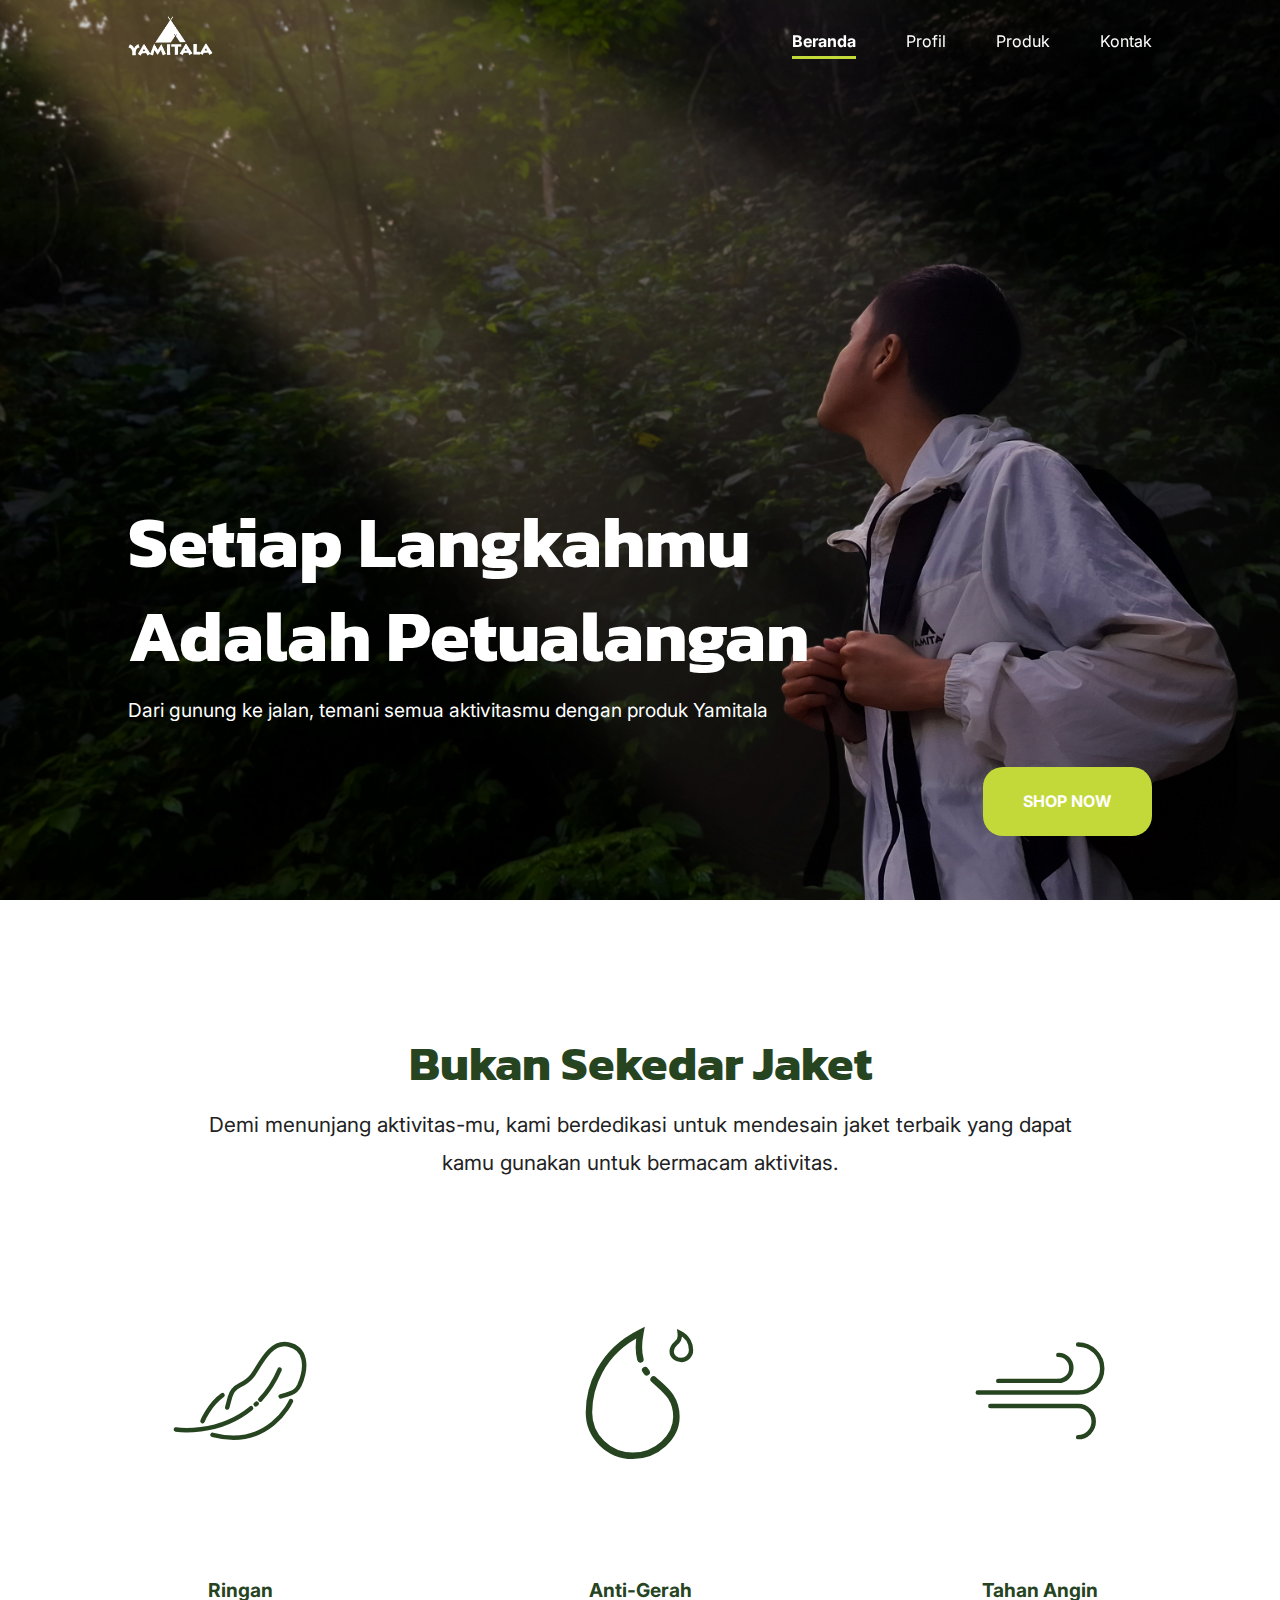
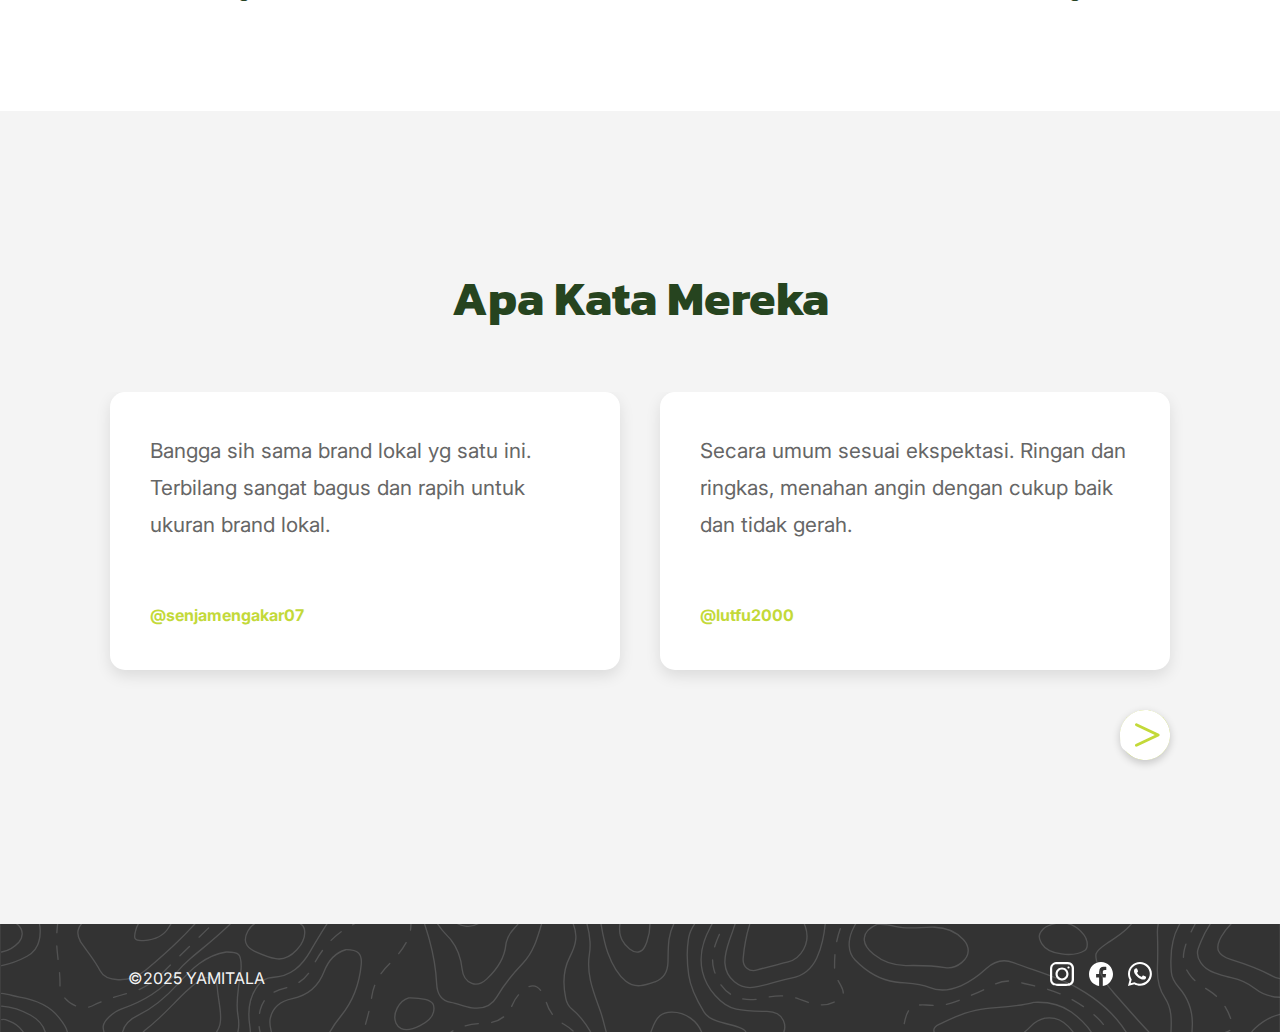
<file: index.html>
<!DOCTYPE html>
<html lang="id">
<head>
  <meta charset="UTF-8" />
  <meta name="viewport" content="width=device-width, initial-scale=1.0" />
  <title>Yamitala - Beranda</title>
  <link href="https://fonts.googleapis.com/css2?family=Inter&family=Kanit:wght@700&display=swap" rel="stylesheet">
  <link rel="stylesheet" href="style.css" />
</head>
<body>
  <header id="homeNavbar" class="navbar">
    <div class="container">
      <a href="index.html" class="logo">
        <img src="img/logo-putih.png" alt="Yamitala Logo" id="logo-img" />
      </a>
      <button class="hamburger-menu" aria-label="Toggle navigation">
        <span></span>
        <span></span>
        <span></span>
      </button>
      <nav>
        <ul class="nav-links">
          <li><a href="index.html" class="active">Beranda</a></li>
          <li><a href="profil.html">Profil</a></li>
          <li><a href="produk.html">Produk</a></li>
          <li><a href="kontak.html">Kontak</a></li>
        </ul>
      </nav>
    </div>
  </header>

  <section class="hero">
    <div class="hero-overlay">
      <h1>Setiap Langkahmu<br>Adalah Petualangan</h1>
      <p>Dari gunung ke jalan, temani semua aktivitasmu dengan produk Yamitala</p>
      <a href="produk.html" class="btn-shop">SHOP NOW</a>
    </div>
  </section>

  <section class="fitur">
    <h2>Bukan Sekedar Jaket</h2>
    <p>Demi menunjang aktivitas-mu, kami berdedikasi untuk mendesain jaket terbaik yang dapat kamu gunakan untuk bermacam aktivitas.</p>
    <div class="fitur-grid">
      <div class="fitur-box">
        <img src="img/icon-fitur-feather.svg" alt="Ringan">
        <p>Ringan</p>
      </div>
      <div class="fitur-box">
        <img src="img/icon-fitur-water.svg" alt="Anti-Gerak">
        <p>Anti-Gerah</p>
      </div>
      <div class="fitur-box">
        <img src="img/icon-fitur-wind.svg" alt="Tahan Angin">
        <p>Tahan Angin</p>
      </div>
    </div>
  </section>

  <section class="testimoni">
    <h2>Apa Kata Mereka</h2>
    <div class="testi-wrapper">
      <div class="testi-container" id="testiContainer">
        <div class="testi-box">
          <p>Bangga sih sama brand lokal yg satu ini. Terbilang sangat bagus dan rapih untuk ukuran brand lokal.</p>
          <span>@senjamengakar07</span>
        </div>
        <div class="testi-box">
          <p>Secara umum sesuai ekspektasi. Ringan dan ringkas, menahan angin dengan cukup baik dan tidak gerah.</p>
          <span>@lutfu2000</span>
        </div>
        <div class="testi-box">
          <p>Sudah 2x beli dg ukuran yg berbda, dua-duanya bagus mantap tanpa cacat, pelayanan toko juga sangat Gercep..!!!</p>
          <span>@dede_imaji</span>
        </div>
        <div class="testi-box">
          <p>Bahannya nyaman. Stuff sack include, ringkas, enteng, bahannya kyk asa glitter di dalam, keren.</p>
          <span>@asakilau_1974</span>
        </div>
        <div class="testi-box">
          <p>Jaket desain bagus, biasanya bagian tangan itu kurang panjang, tapi di Yamitala ukuran tangannya pas. Untuk berat ringan sekali a.k.a ultralight, ada pouch juga...Keren sih ini.</p>
          <span>@elmun.99</span>
        </div>
        <div class="testi-box">
          <p>Desainnya bagus bagian pinggang ada warna hitamnya jadi kelihatan langsing.</p>
          <span>@n*****</span>
        </div>
      </div>
      <div class="testi-nav">
        <button id="prevBtn"><img src="img/icon-pre.svg" alt="Previous"></button>
        <button id="nextBtn"><img src="img/icon-next.svg" alt="Next"></button>
      </div>
    </div>
  </section>

<footer>
    <div class="footer-content">
        <p class="credit">&copy;2025 YAMITALA</p>
        <div class="socials-right">
            <a href="https://www.instagram.com/yamitala_official/" target="_blank"><img src="img/icon-ig.svg" alt="Instagram"></a>
            <a href="https://web.facebook.com/profile.php?id=100063474342756" target="_blank"><img src="img/icon-fb.svg" alt="Facebook"></a>
            <a href="https://wa.me/6281258010600" target="_blank"><img src="img/icon-wa.svg" alt="WhatsApp"></a>
        </div>
    </div>
</footer>

<script>
    const navbar = document.getElementById('homeNavbar');
    const logoImg = document.getElementById('logo-img');

    window.addEventListener('scroll', () => {
      if (window.scrollY > 50) {
        navbar.classList.add('scrolled');
        logoImg.src = 'img/logo-hitam.png';
      } else {
        navbar.classList.remove('scrolled');
        logoImg.src = 'img/logo-putih.png';
      }
    });

    const testiContainer = document.getElementById('testiContainer');
    const prevBtn = document.getElementById('prevBtn');
    const nextBtn = document.getElementById('nextBtn');

    let currentPosition = 0; 
    const testimonialBoxes = document.querySelectorAll('.testi-box');
    const numTestimonials = testimonialBoxes.length; 

    const visibleTestimonials = 2;


    function updateNavButtons() {
      if (currentPosition >= 0) {
        prevBtn.style.visibility = 'hidden';
      } else {
        prevBtn.style.visibility = 'visible';
      }

      const maxSlidesPossible = Math.ceil(numTestimonials / visibleTestimonials) - 1;
      const maxNegativeShift = -(maxSlidesPossible * 100);

      if (Math.abs(currentPosition) >= Math.abs(maxNegativeShift) - 1) { 
        nextBtn.style.visibility = 'hidden';
      } else {
        nextBtn.style.visibility = 'visible';
      }

      if (numTestimonials <= visibleTestimonials) {
          prevBtn.style.visibility = 'hidden';
          nextBtn.style.visibility = 'hidden';
      }
    }

    updateNavButtons();

    nextBtn.addEventListener('click', () => {
      const maxSlidesPossible = Math.ceil(numTestimonials / visibleTestimonials) - 1;
      const maxNegativeShift = -(maxSlidesPossible * 100);

      if (currentPosition > maxNegativeShift) {
        currentPosition -= 100;
        testiContainer.style.transform = `translateX(${currentPosition}%)`;
        updateNavButtons();
      }
    });

    prevBtn.addEventListener('click', () => {
      if (currentPosition < 0) {
        currentPosition += 100;
        testiContainer.style.transform = `translateX(${currentPosition}%)`;
        updateNavButtons();
      }
    });

    document.addEventListener('DOMContentLoaded', function() {
    const hamburgerBtn = document.querySelector('.hamburger-menu');
    const navLinks = document.querySelector('.nav-links');

    hamburgerBtn.addEventListener('click', function() {
        hamburgerBtn.classList.toggle('active');
        navLinks.classList.toggle('active');
    });

    // Menutup menu saat link diklik (opsional)
    document.querySelectorAll('.nav-links a').forEach(link => {
        link.addEventListener('click', () => {
            hamburgerBtn.classList.remove('active');
            navLinks.classList.remove('active');
        });
    });
    });
  </script>
</body>
</html>
</file>
<file: style.css>
/* General Styling */
:root {
  --primary-color: #C3D939;
  --dark-color: #333;
  --light-color: #f4f4f4;
  --white-color: #fff;
  --text-color-dark: #222;
  --text-color-light: #eee;
  --grey-text: #666;
  --dark-green: #26441F;
}

* {
  margin: 0;
  padding: 0;
  box-sizing: border-box;
}

body {
  font-family: 'Inter', sans-serif;
  line-height: 1.8;
  color: var(--text-color-dark);
  background-color: var(--white-color);
  font-size: 1.1rem;
}

/* Container nav */
.container {
  max-width: 1400px;
  margin: 0 auto;
  padding: 0 20px;
}

a {
  text-decoration: none;
  color: var(--dark-color);
}

ul {
  list-style: none;
}

h1, h2 {
  font-family: 'Kanit', sans-serif;
  font-weight: 700;
}

h1 {
  font-size: 4.5rem;
  line-height: 1.3;
}

h2 {
  font-size: 3rem;
  color: #26441F;
  margin-bottom: 30px;
}

/* Navbar */
.navbar {
  position: fixed;
  top: 0;
  left: 0;
  width: 100%;
  background-color: var(--white-color);
  box-shadow: none;
  color: var(--dark-color);
  z-index: 1000;
  transition: background-color 0.3s ease;
}

.navbar .container {
  display: flex;
  justify-content: space-between;
  align-items: center;
  padding: 1rem 0;
}

.navbar .nav-links a {
  color: var(--dark-color);
  font-weight: normal;
  transition: color 0.3s ease;
  padding-bottom: 8px;
  position: relative;
  font-size: 1rem;
}

.navbar.scrolled {
  background-color: var(--white-color);
  box-shadow: 0 2px 5px rgba(0, 0, 0, 0.1);
}

.navbar.scrolled .nav-links a {
  color: var(--dark-color);
}

.navbar.scrolled .nav-links a.active {
  color: var(--primary-color);
}

.navbar .logo img {
  height: 40px;
}

.nav-links {
  display: flex;
}

.nav-links li {
  margin-left: 50px;
}

.nav-links a {
  color: var(--white-color);
  font-weight: normal;
  transition: color 0.3s ease;
  padding-bottom: 8px;
  position: relative;
  font-size: 1rem;
}

.nav-links a.active {
  color: var(--primary-color);
  font-weight: bold;
}

.nav-links a::after {
  content: '';
  position: absolute;
  left: 0;
  bottom: 0;
  width: 0;
  height: 3px;
  background-color: var(--primary-color);
  transition: width 0.3s ease;
}

.nav-links a:hover::after {
  width: 100%;
}

.nav-links a.active::after {
  width: 100%;
}

#homeNavbar {
  background-color: transparent;
  box-shadow: none;
  transition: background-color 0.3s ease, box-shadow 0.3s ease; 
}

#homeNavbar .logo img {
  height: 40px;
}

#homeNavbar .nav-links a {
  color: var(--white-color);
}

#homeNavbar.scrolled {
  background-color: var(--white-color);
  box-shadow: 0 2px 5px rgba(0, 0, 0, 0.1);
}

#homeNavbar.scrolled .nav-links a {
  color: var(--dark-color);
}

/* Hero IMG - Landing Page */
.hero {
  height: 100vh;
  background: url('img/img-beranda-c.jpg') no-repeat center center/cover;
  display: flex;
  justify-content: center;
  align-items: center;
  position: relative;
  color: var(--white-color);
  padding: 7.5rem 0;
}

.hero-overlay {
  position: absolute;
  top: 0;
  left: 0;
  width: 100%;
  height: 100%;
  background-color: rgba(0, 0, 0, 0.2); 
  display: flex;
  flex-direction: column;
  justify-content: flex-end;
  align-items: flex-start; 
  padding: 4rem 10rem; 
}

.hero h1 {
  margin-bottom: 10px;
  text-align: left;
}


/* Subhead - Landing Page */
.hero p {
  font-size: 1.2rem;
  margin-bottom: 40px;
  max-width: 800px;
  text-align: left;
}


/* Button - Landing Page*/
.btn-shop {
  background-color: var(--primary-color);
  color: var(--white-color);
  padding: 20px 40px;
  border: none;
  border-radius: 20px;
  font-size: 1rem;
  cursor: pointer;
  transition: background-color 0.3s ease;
  font-weight: bold;
  margin-left: auto;
}

.btn-shop:hover {
  background-color: var(--dark-green);
}


/* Fitur */
.fitur {
  padding: 7.5rem 0;
  text-align: center;
  background-color: var(--white-color);
}

.fitur h2 {
  margin-bottom: 0;
}

.fitur>p {
  font-size: 1.3rem;
  margin-bottom: 60px;
  max-width: 900px;
  margin-left: auto;
  margin-right: auto;
  color: var(--text-color-dark);
}

.fitur-grid {
  display: flex;
  justify-content: center;
  gap: 50px;
  flex-wrap: wrap;
}

.fitur-box {
  background-color: var(--white-color);
  padding: 5rem;
  border-radius: 15px;
  width: 387px;
  height: 400px;
  display: flex;
  flex-direction: column;
  align-items: center;
  transition: transform 0.3s ease;
}

.fitur-box:hover {
  background-color: var(--white-color);
  transform: translateY(-8px);
  box-shadow: 0 6px 15px rgba(0, 0, 0, 0.08);
}

.fitur-box img {
  width: 140px;
  height: 140px;
  margin-bottom: 7rem;
}

.fitur-box p {
  font-size: 1.2rem;
  font-weight: bold;
  color: var(--dark-green);
}


/* Testimoni */
.testimoni {
  padding: 9rem 0;
  background-color: var(--light-color);
  text-align: center;
}

.testimoni h2 {
  margin-bottom: 50px;
}

.testi-wrapper {
  position: relative;
  max-width: 1000px;
  margin: 0 auto;
  overflow: hidden;
}

.testi-container {
  display: flex;
  transition: transform 0.5s ease-in-out;
  margin-bottom: 40px;
}

.testi-box {
  background-color: var(--white-color);
  padding: 40px;
  border-radius: 15px;
  margin: 0 20px;
  flex-shrink: 0;
  width: calc(50% - 40px);
  box-shadow: 0 6px 15px rgba(0, 0, 0, 0.1);
  text-align: left;
  display: flex;
  flex-direction: column;
}

.testi-box p {
  font-style: normal;
  margin-bottom: 20px;
  color: var(--grey-text);
  font-size: 1.3rem;
}

.testi-box span {
  font-weight: bold;
  color: var(--primary-color);
  font-size: 1rem;
  margin-top: auto;
}

.testi-nav {
  position: static;
  margin-top: 20px;
  margin-bottom: 20px;
  width: 100%;
  display: flex;
  justify-content: flex-end;
  gap: 20px;
  padding: 0 20px;
}

.testi-nav button {
  background-color: var(--primary-color);
  color: var(--white-color);
  border: none;
  border-radius: 50%;
  width: 50px;
  height: 50px;
  font-size: 2rem;
  cursor: pointer;
  display: flex;
  justify-content: center;
  align-items: center;
  box-shadow: 0 3px 8px rgba(0, 0, 0, 0.2);
  transition: background-color 0.3s ease, visibility 0.3s, opacity 0.3s;
  opacity: 1;
}

.testi-nav button:hover {
  background-color: var(--dark-green);
}


/* Footer */
footer {
  height: 70vh;
  background: url('img/img-footer.svg') no-repeat center center/cover;
  height: 12vh;
  position: relative;
  display: flex;
  align-items: center;
  margin: auto;
  gap: 20px;
  font-size: 1rem;
}

.footer-content {
  width: 100%;
  max-width: 1400px;
  margin: 0 auto;
  display: flex;
  justify-content: space-between;
  align-items: center;
  padding: 0 1rem;
}

.footer-content p {
  color: var(--light-color);
}

.footer-content .credit {
  font-size: 1rem;
  margin: 0;
  flex-shrink: 0;
  text-align: left;
}

.footer-content .socials-right {
  display: flex;
  flex-direction: row;
  gap: 15px; 
  align-items: center; 
  flex-shrink: 0;
}

.footer-content .socials-right img {
  height: 24px;
  width: auto;
  transition: transform 0.3s ease;
}

.footer-content .socials-right img:hover {
  transform: scale(1.1);
}

/* About Hero Section (Tentang Kami) */
.about-hero {
  padding: 10rem 0 5rem 0;
  background-color: var(--white-color);
}

.about-container {
  display: flex;
  flex-wrap: wrap;
  justify-content: space-between;
  align-items: center;
  gap: 50px;
}

.about-text {
  flex: 1;
  min-width: 300px;
  text-align: left;
}

.about-text-h1 {
  color: var(--dark-green);
  flex: 1;
  display: flex;
  justify-content: flex-start;
  align-items: center;
}

.about-text p {
  font-size: 1.1rem;
  color: var(--text-color-dark);
  margin-bottom: 20px;
  line-height: 1.8;
}

.about-image {
  min-width: 400px;
  display: flex;
  padding: 0 5rem;
  padding-bottom: 4rem;
  justify-content: center;
  align-items: center;
  position: relative;
}

.about-image img {
  max-width: 100%;
  height: auto;
  border-radius: 15px;
}

/* Quote Section */
.quote-section {
  background-color: var(--text-color-light); 
  color: var(--white-color);
  padding: 7rem 0;
  text-align: center;
}

.quote-section h2 {
  font-size: 3.5rem;
  line-height: 1.3;
  margin: 0;
  color: var(--primary-color);
}

/* Commitment Section */
.commitment-section {
  background-color: var(--white-color);
  padding-top: 5rem;
  padding-bottom: 7.5rem;
}

.commitment-title-block {
  background-color: var(--dark-green);
  color: var(--white-color);
  padding: 1.2rem 0;
  text-align: center;
  margin-bottom: 3rem;
  width: 100%;
  max-width: 800px;
  margin-left: auto;
  margin-right: auto;
  border-radius: 20px;
}

.commitment-title-block h2 {
  font-size: 3rem;
  margin: 0;
  color: var(--white-color);
}

.commitment-content {
  text-align: center;
}

.commitment-subtitle {
  font-size: 1.2rem;
  color: var(--text-color-dark);
  margin-bottom: 7rem;
  max-width: 800px;
  margin-left: auto;
  margin-right: auto;
  line-height: 1.6;
}

.commitment-grid {
  display: flex;
  flex-wrap: wrap;
  justify-content: center;
  gap: 30px;
  padding-bottom: 7rem;
}

.commitment-list {
  flex: 1;
  min-width: 300px;
  display: flex;
  flex-direction: column;
  gap: 20px;
  text-align: left;
}

.commitment-item {
  display: flex;
  align-items: flex-start;
  gap: 15px; 
  font-size: 1.1rem;
  color: var(--text-color-dark);
}

.commitment-item img {
  width: 24px;
  height: 24px;
  flex-shrink: 0;
  margin-top: 5px;
}

/* --- Produk Page --- */

/* Product Hero */
.product-hero {
  height: 70vh;
  background: url('img/img-produk-c.jpg') no-repeat center center/cover;
  position: relative;
  display: flex;
  align-items: center;
  margin: auto;
}

.product-hero-overlay {
  position: absolute;
  top: 0;
  left: 0;
  width: 100%;
  height: 100%;
  background-color: rgba(0, 0, 0, 0.2);
  display: flex;
  align-items: flex-end;
  padding-bottom: 3rem;
}

.product-hero-overlay .container {
  margin-left: 9rem;
  margin-right: auto;
  padding: 0 20px;
}

.product-hero-overlay h1 {
  font-size: 4rem;
  color: var(--white-color);
  margin-bottom: 20px;
  text-align: left;
}

.product-hero-overlay p {
  font-size: 1.2rem;
  color: var(--white-color);
  max-width: 600px;
  text-align: left;
  line-height: 1.6;
}

/* Product Grid Section */
.product-grid-section {
  padding: 7.5rem 0;
  background-color: var(--white-color);
  text-align: center;
}

.product-grid {
  display: flex;
  flex-wrap: wrap;
  justify-content: center;
  gap: 40px;
  margin-bottom: 60px; 
}

.product-card {
  background-color: var(--white-color);
  border: 1px solid #eee;
  border-radius: 1rem;
  padding: 25px;
  width: 420px;
  box-shadow: 0 4px 10px rgba(0, 0, 0, 0.05);
  display: flex;
  flex-direction: column;
  align-items: flex-start;
  text-align: left;
  transition: transform 0.3s ease;
}

.product-card:hover {
  transform: translateY(-5px);
  box-shadow: 0 6px 15px rgba(0, 0, 0, 0.1);
}

.product-card img {
  max-width: 100%;
  height: auto;
  margin-bottom: 20px;
}

.product-card h3 {
  font-family: 'Inter', sans-serif;
  font-size: 1.2rem;
  line-height: 1.6rem;
  color: var(--text-color-dark);
  margin-bottom: 10px;
  font-weight: bold;
}

.product-card p {
  font-size: 0.95rem;
  color: var(--grey-text);
  margin-bottom: 15px;
  line-height: 1.5;
  text-align: left;
  width: 100%;
}

.product-card .price {
  font-size: 1rem;
  font-weight: lighter;
  color: var(--primary-color);
  margin-top: auto;
  margin-bottom: 20px;
}

.img-katalog {
  border-radius: 13px;
}

/* Discover More Button */
.btn-discover-more {
  background-color: var(--primary-color);
  color: var(--white-color);
  padding: 15px 30px;
  border: none;
  border-radius: 5px;
  font-size: 1.1rem;
  cursor: pointer;
  transition: background-color 0.3s ease;
  font-weight: bold;
}

.btn-discover-more:hover {
  background-color: #4CAF50;
}

/* Pop-up Discover More */
.popup-overlay {
  display: none;
  position: fixed;
  top: 0;
  left: 0;
  width: 100%;
  height: 100%;
  background-color: rgba(0, 0, 0, 0.7);
  display: flex;
  justify-content: center;
  align-items: center;
  z-index: 2000;
  visibility: hidden;
  opacity: 0;
  transition: visibility 0s, opacity 0.3s linear;
}

.popup-overlay.show {
  visibility: visible;
  opacity: 1;
}

.popup-content {
  background-color: white;
  padding: 40px;
  border-radius: 15px;
  text-align: center;
  position: relative;
  width: 90%;
  max-width: 500px;
  box-shadow: 0 5px 15px rgba(0, 0, 0, 0.3);
}

.popup-content h3 {
  font-family: 'Inter', sans-serif;
  font-size: 1.5rem;
  color: var(--dark-green);
  margin-bottom: 35px;
}

.close-btn {
  position: absolute;
  top: 15px;
  right: 25px;
  font-size: 2.5rem;
  font-weight: bold;
  color: #888;
  cursor: pointer;
  transition: color 0.2s ease;
}

.close-btn:hover {
  color: #333;
}

.marketplace-icons {
  display: flex;
  justify-content: center;
  gap: 50px;
}

.marketplace-icons img {
  width: 60px;
  height: 60px;
  transition: transform 0.2s ease;
}

.marketplace-icons img:hover {
  transform: scale(1.1);
}

/* .btn-shop {
  margin: 0 auto;
} */


/* Contact */
.contact-hero {
  height: 100vh;
  background: url('img/img-kontak-c.jpg') no-repeat center center/cover;
  position: relative;
  margin-bottom: 3rem;
}

.contact-hero-overlay {
  position: absolute;
  top: 0;
  left: 0;
  width: 100%;
  height: 100%;
  background-color: rgba(0, 0, 0, 0.2);
  display: flex;
  align-items: flex-end;
  padding-bottom: 3rem;
}

.contact-hero-overlay .container {
  margin-left: 9rem;
  margin-right: auto;
  padding: 0 20px;
}

.contact-hero-overlay h1 {
  font-size: 4rem;
  color: var(--white-color);
  margin-bottom: 20px;
  text-align: left;
}

.contact-item {
  display: flex;
  align-items: flex-start;
  gap: 20px;
  margin-bottom: 3rem;
}

.contact-item img {
  width: 30px;
  height: 30px;
  flex-shrink: 0;
  margin-top: 5px;
}

.contact-item h3 {
  font-family: 'Inter', sans-serif;
  font-size: 1.4rem;
  color: var(--dark-green);
  margin-bottom: 5px;
}

.contact-item p {
  font-size: 1.05rem;
  color: var(--grey-text);
  line-height: 1.6;
}

.online-shop-item .item-text {
  display: flex;
  flex-direction: column;
  gap: 10px; 
}

.online-shop-icons {
  display: flex;
  gap: 15px;
  margin-top: 5px;
}

.online-shop-icons img {
  width: 36px;
  height: 36px;
  transition: transform 0.2s ease;
}

.online-shop-icons img:hover {
  transform: scale(1.1);
}

.contact-details-map-section {
  padding: 7.5rem 0;
  background-color: var(--white-color);
}

.contact-grid {
  display: flex;
  flex-wrap: wrap;
  justify-content: space-between;
  gap: 60px;
  align-items: flex-start;
}

.contact-info {
  flex: 1;
  min-width: 350px;
  max-width: 550px;
  text-align: left;
  display: flex;
  flex-direction: column;
  gap: 30px;
}

.contact-map {
  flex: 1;
  min-width: 400px; 
  max-width: 600px; 
  height: 400px; 
  background-color: #f0f0f0; 
  border-radius: 10px;
  overflow: hidden; 
  box-shadow: 0 4px 15px rgba(0, 0, 0, 0.1);
}

.contact-item.online-shop-item {
  width: 100%;
  max-width: calc(600px + 20px);
  margin-left: auto; 
  margin-right: 0;
  /* margin-top: 40px; */

  display: flex;
  align-items: flex-start;
  gap: 20px;
  text-align: left;
}

.contact-item img {
  width: 30px;
  height: 30px;
  flex-shrink: 0;
  margin-top: 5px;
}

/* Hamburger Navbar */
.hamburger-menu {
  display: none;
  background: none;
  border: none;
  cursor: pointer;
  padding: 15px;
  position: relative;
  z-index: 1001;
}

.hamburger-menu span {
  display: block;
  width: 30px;
  height: 3px;
  background-color: var(--white-color);
  margin: 6px 0;
  transition: 0.4s;
}

.navbar.scrolled .hamburger-menu span {
  background-color: var(--dark-color);
}

/* Mengubah tampilan hamburger saat aktif */
.hamburger-menu.active span:nth-child(1) {
  transform: rotate(-45deg) translate(-6px, 6px);
}

.hamburger-menu.active span:nth-child(2) {
  opacity: 0;
}

.hamburger-menu.active span:nth-child(3) {
  transform: rotate(45deg) translate(-6px, -6px);
}

/* Responsive Design */
@media (min-width: 1441px) and (max-width: 1920px) {
  .container {
    max-width: 1500px;
  }
  
  .hero-overlay {
    padding: 6rem 12rem;
  }

  .hero h1 {
    font-size: 5.5rem;
  }

  .fitur h2, .testimoni h2, .commitment-title-block h2 {
    font-size: 3.5rem;
  }
  
  .fitur-box {
    width: 420px;
    height: 450px;
    padding: 6rem;
  }

  .fitur-box img {
    margin-bottom: 8rem;
  }

  .testi-wrapper {
    max-width: 1200px;
  }

  .testi-box {
    width: calc(50% - 30px);
    margin: 0 15px;
  }
  
  .about-container {
    max-width: 1300px;
  }

  .about-text-h1 h1 {
    font-size: 5rem;
  }

  .product-card {
    width: 450px;
  }
  
  .contact-info {
    max-width: 650px;
  }
}

@media (min-width: 1921px) {
  .container {
    max-width: 1600px;
  }
  
  .hero-overlay {
    padding: 8rem 15rem;
  }

  .hero h1 {
    font-size: 6rem;
  }
  
  .fitur-grid {
    gap: 60px;
  }

  .fitur-box {
    width: 480px;
    height: 500px;
  }
  
  .testi-wrapper {
    max-width: 1400px;
  }
  
  .testi-box {
    width: calc(50% - 40px);
  }

  .product-grid {
    gap: 50px;
  }

  .product-card {
    width: 500px;
  }
  
  .contact-grid {
    gap: 80px;
  }
}

@media (min-width: 1201px) and (max-width: 1440px) {
  .container {
    max-width: 1300px;
  }
  
  .navbar {
    padding: 0 8rem;
  }

  .hero-overlay {
    padding: 4rem 8rem;
  }
  
  .fitur-box {
    width: 350px;
    height: 350px;
  }
  
  .testi-wrapper {
    max-width: 1100px;
  }

  .about-container {
    padding: 0 60px;
  }

  .product-grid {
    gap: 30px;
  }

  .product-card {
    width: 380px;
  }

  .contact-grid {
    gap: 40px;
  }

  .footer-content {
    padding: 0 8rem;
  }
}

@media (max-width: 1200px) {
  .container {
    max-width: 1000px;
  }

  .about-container {
    flex-direction: column;
    text-align: center;
  }

  .about-text-h1 {
    justify-content: center;
  }

  .about-image {
    padding: 0 2rem;
  }

  .commitment-title-block {
    max-width: 90%;
  }

  .commitment-grid {
    flex-direction: column;
    align-items: center;
  }

  .commitment-list {
    min-width: unset;
    width: 80%;
  }

  .product-hero-overlay .container,
  .contact-hero-overlay .container {
    margin-left: 2rem;
  }

  .footer-content {
    padding: 0 8rem;
  }
}

@media (max-width: 992px) {
  h1 {
    font-size: 3.5rem;
  }

  h2 {
    font-size: 2.5rem;
  }

  .navbar .container {
    display: flex;
    flex-direction: row;
    justify-content: space-between;
    align-items: center;
    padding: 1rem 20px;
  }
  
  .navbar .logo {
    display: block;
  }

  .hamburger-menu {
    display: none;
  }


  .nav-links {
    position: static;
    display: flex;
    flex-direction: row;
    height: auto;
    background-color: transparent;
    box-shadow: none;
    transition: none;
  }

  .nav-links li {
    margin: 0 20px;
  }

  .nav-links a {
    font-size: 1rem;
    color: var(--dark-color);
  }
  
  .navbar.scrolled .nav-links a {
    color: var(--dark-color);
  }
  
  /* Perbaikan hero section agar tidak tertutup navbar */
  .hero-overlay {
    justify-content: flex-end;
    align-items: flex-start;
    padding: 2rem 5rem;
  }
  
  .hero-overlay h1,
  .hero-overlay p {
    text-align: left;
  }
  
  .fitur-grid {
    gap: 30px;
  }

  .fitur-box {
    width: 300px;
    height: 350px;
    padding: 3rem;
  }
  
  .fitur-box img {
    margin-bottom: 5rem;
  }

  .testi-wrapper {
    max-width: 80%;
  }

  .testi-container {
    transform: none !important;
    flex-wrap: wrap;
    justify-content: center;
    gap: 20px;
    margin-bottom: 20px;
  }

  .testi-box {
    width: 80%;
    margin: 0 auto;
  }

  .testi-nav {
    display: none;
  }
  
  .footer-content {
    flex-direction: column;
    gap: 15px;
  }
  
  .footer-content .credit {
    text-align: center;
  }

  .about-text p, .commitment-subtitle {
    font-size: 1rem;
  }
  
  .product-grid {
    gap: 20px;
  }

  .product-card {
    width: 90%;
    max-width: 400px;
  }
  
  .contact-grid {
    flex-direction: column;
    align-items: center;
  }

  .contact-info {
    min-width: unset;
    width: 90%;
  }

  .contact-map {
    min-width: unset;
    width: 90%;
    height: 300px;
  }
  
  .contact-hero-overlay .container {
    margin-left: 20px;
  }
  
  .contact-item.online-shop-item {
    max-width: 90%;
    margin-right: auto;
  }
}

@media (max-width: 768px) {
  h1 {
    font-size: 3rem;
  }

  h2 {
    font-size: 2rem;
  }

  body {
    font-size: 1rem;
  }

  .hero {
    height: 60vh;
  }

  .hero-overlay {
    padding: 2rem;
  }

  .navbar {
    padding: 10px 0;
  }
  
  .navbar .container {
    max-width: 720;
    margin: 0 auto;
    padding: 0 15px;
    display: flex;
    justify-content: space-between;
    align-items: center;
  }

  .navbar .logo img {
    height: 35px;
  }

  .nav-links {
    display: flex;
    flex-direction: row;
    align-items: center;
    gap: 15px;
  }
  
  .nav-links li {
    margin: 0;
  }
  
  .fitur {
    padding: 5rem 0;
  }

  .fitur > p {
    margin-bottom: 40px;
    padding: 0 15px;
  }

  .testimoni {
    padding: 5rem 0;
  }

  .testi-box {
    padding: 20px;
  }
  
  .footer-content {
    padding: 0 20px;
  }

  .about-hero {
    padding-top: 8rem;
  }

  .about-image {
    padding: 0 20px 2rem 20px;
    min-width: unset;
  }
  
  .about-image img {
    width: 100%;
  }

  .commitment-title-block {
    padding: 1rem 0;
    margin-bottom: 2rem;
  }
  
  .commitment-title-block h2 {
    font-size: 2rem;
  }

  .commitment-subtitle {
    margin-bottom: 4rem;
    padding: 0 15px;
  }

  .commitment-list {
    width: 90%;
  }
  
  .product-hero, .contact-hero {
    height: 50vh;
  }
  
  .product-hero-overlay .container,
  .contact-hero-overlay .container {
    margin-left: 15px;
  }
  
  .product-grid-section, .contact-details-map-section {
    padding: 5rem 0;
  }

  .product-card {
    width: 90%;
  }
  
  .contact-info {
    width: 90%;
  }
  
  .contact-map {
    width: 90%;
  }
  
  .contact-item.online-shop-item {
    width: 90%;
  }
}

@media (max-width: 480px) {
  h1 {
    font-size: 2.5rem;
  }

  h2 {
    font-size: 1.8rem;
    margin-bottom: 20px;
  }
  
  .navbar .container {
    padding: 0.5rem 15px;
  }

  .navbar .container {
    justify-content: space-between;
    align-items: center;
  }

  .hamburger-menu {
    display: block;
    position: relative;
    z-index: 1001;
    background: none;
    border: none;
    padding: 10px;
    cursor: pointer;
  }

  .hamburger-menu span {
    display: block;
    width: 25px;
    height: 3px;
    margin-bottom: 5px;
    background-color: var(--dark-color);
    border-radius: 3px;
    transition: transform 0.3s ease-in-out, opacity 0.3s ease-in-out;
  }

   .hamburger-menu.active span:nth-child(1) {
    transform: translateY(8px) rotate(45deg);
  }
  
  .hamburger-menu.active span:nth-child(2) {
    opacity: 0;
  }
  
  .hamburger-menu.active span:nth-child(3) {
    transform: translateY(-8px) rotate(-45deg);
  }


  .nav-links {
    position: fixed;
    top: 0;
    right: -100%;
    width: 70%;
    height: 100%;
    background-color: var(--dark-green);
    flex-direction: column;
    justify-content: center;
    align-items: center;
    transition: right 0.5s ease-in-out;
    box-shadow: -2px 0 5px rgba(0,0,0,0.2);
    z-index: 999;
  }
  
  .nav-links.active {
    right: 0;
  }
  
  .nav-links li {
    margin: 20px 0;
  }
  
  .nav-links a {
    font-size: 1.5rem;
    color: var(--white-color);
  }
  
  .navbar.scrolled .nav-links a {
    color: var(--white-color);
  }

  .hero-overlay p {
    font-size: 1rem;
    margin-bottom: 20px;
  }

  .btn-shop {
    padding: 15px 30px;
  }

  .fitur-box {
    width: 100%;
    height: auto;
    padding: 2rem;
  }

  .testi-box {
    width: 100%;
    margin: 0;
    padding: 15px;
  }

  .footer-content {
    flex-direction: column;
    align-items: center;
    text-align: center;
  }

  .socials-right {
    justify-content: center;
  }

  .about-text-h1 h1 {
    font-size: 3rem;
  }
  
  .commitment-title-block h2 {
    font-size: 1.8rem;
  }
  
  .commitment-item p {
    font-size: 1rem;
  }

  .product-hero-overlay h1 {
    font-size: 3rem;
  }

  .product-card {
    padding: 15px;
  }

  .product-card h3 {
    font-size: 1.1rem;
  }
  
  .contact-item {
    flex-direction: column;
    align-items: center;
    text-align: center;
    gap: 10px;
  }
  
  .contact-item .item-text {
    align-items: center;
  }
  
  .online-shop-icons {
    justify-content: center;
  }

  .popup-content {
    padding: 20px;
  }

  .marketplace-icons {
    gap: 20px;
  }
}
</file>
